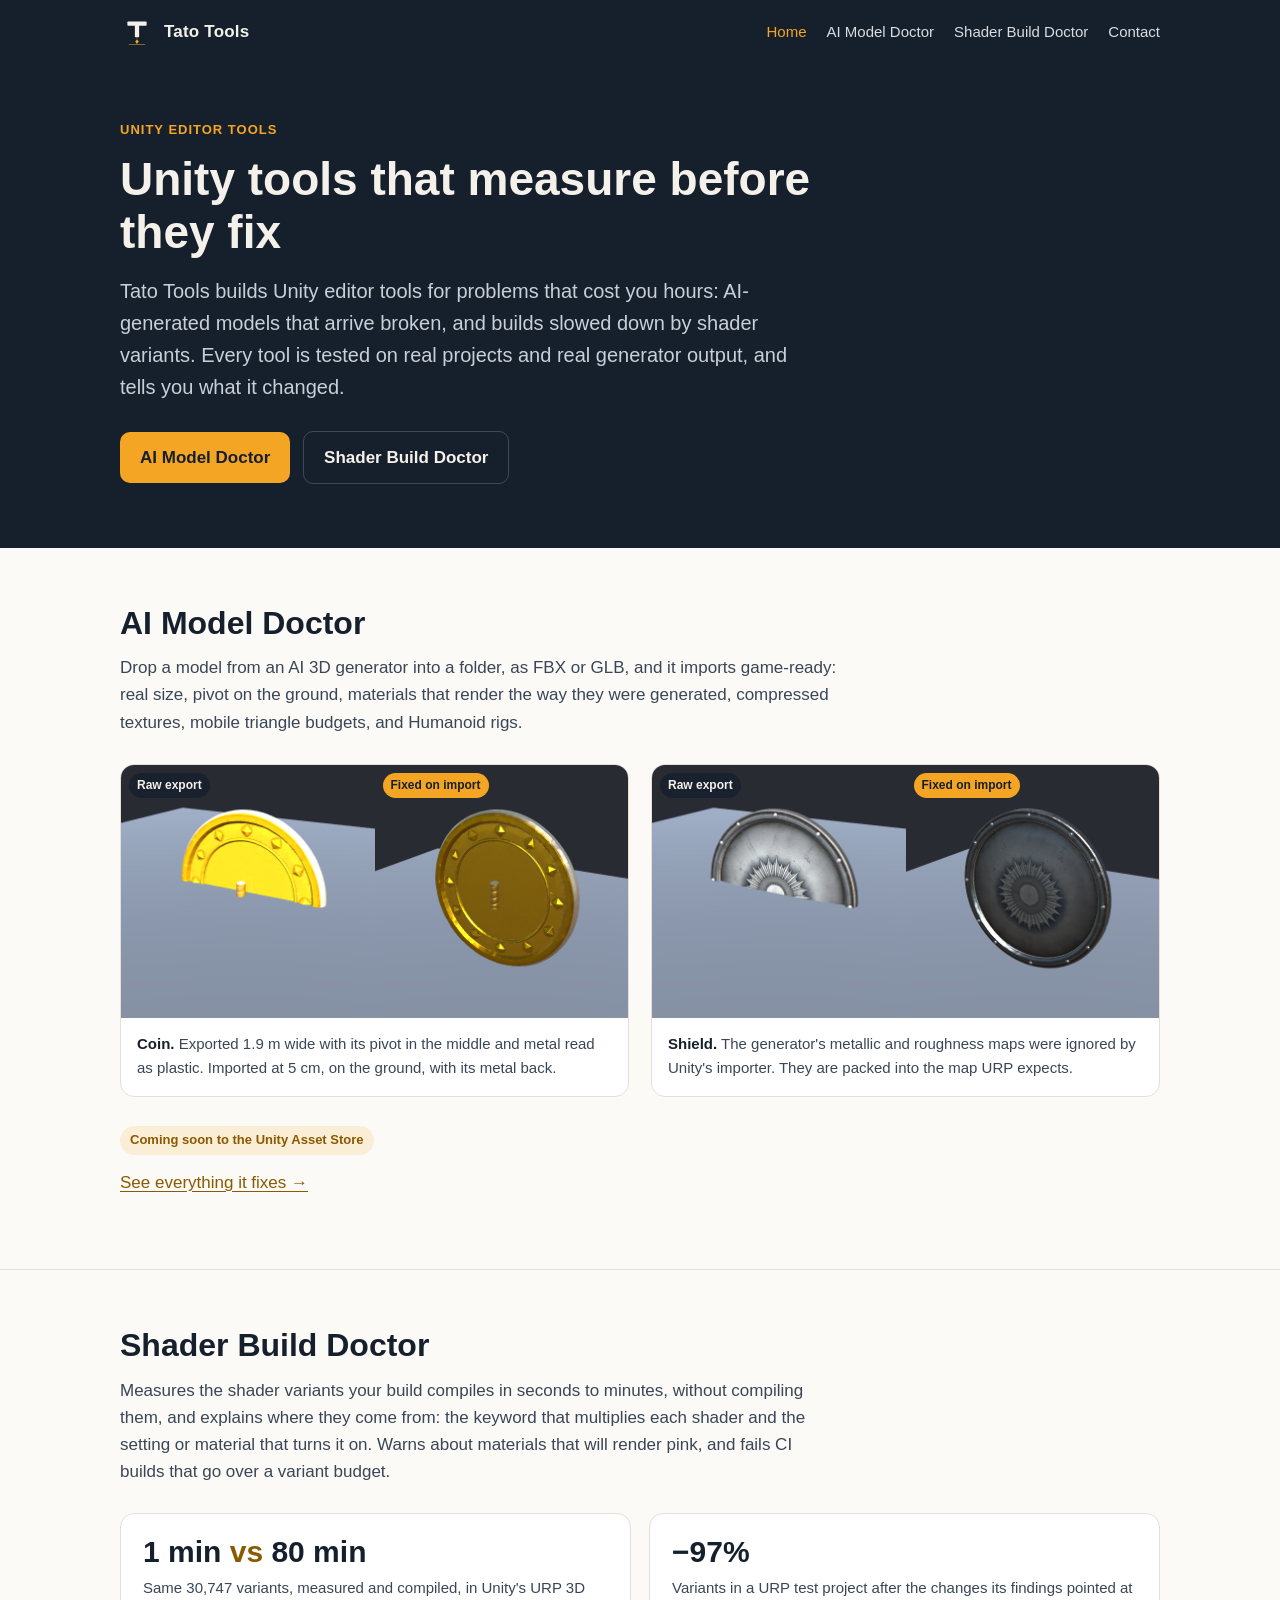
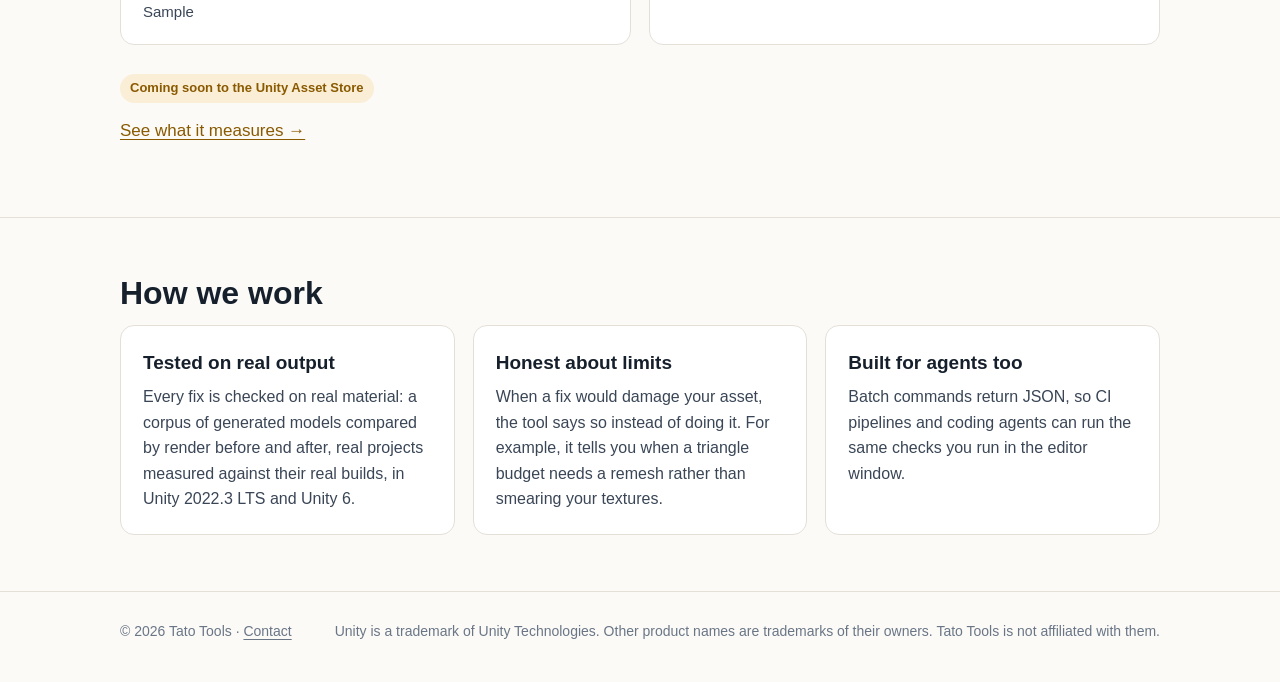
<file: index.html>
<!doctype html>
<html lang="en">
<head>
  <meta charset="utf-8">
  <meta name="viewport" content="width=device-width, initial-scale=1">
  <title>Tato Tools — Unity editor tools</title>
  <meta name="description" content="Tato Tools builds Unity editor tools that measure before they fix. AI Model Doctor makes AI-generated 3D models game-ready on import; Shader Build Doctor measures and explains shader variants and build times.">
  <link rel="icon" href="assets/logo.svg" type="image/svg+xml">
  <link rel="apple-touch-icon" href="assets/apple-touch-icon.png">
  <link rel="stylesheet" href="style.css">
</head>
<body>
  <header class="site-header">
    <div class="wrap">
      <a class="brand" href="./"><img src="assets/logo.svg" alt="">Tato Tools</a>
      <nav class="nav" aria-label="Main">
        <a href="./" aria-current="page">Home</a>
        <a href="ai-model-doctor.html">AI Model Doctor</a>
        <a href="shader-build-doctor.html">Shader Build Doctor</a>
        <a href="contact.html">Contact</a>
      </nav>
    </div>
  </header>

  <div class="hero">
    <div class="wrap">
      <div class="eyebrow">Unity editor tools</div>
      <h1>Unity tools that measure before they fix</h1>
      <p>Tato Tools builds Unity editor tools for problems that cost you hours: AI-generated models that arrive broken, and builds slowed down by shader variants. Every tool is tested on real projects and real generator output, and tells you what it changed.</p>
      <a class="button" href="ai-model-doctor.html">AI Model Doctor</a>
      <a class="button secondary" href="shader-build-doctor.html">Shader Build Doctor</a>
    </div>
  </div>

  <main>
    <section>
      <div class="wrap">
        <h2>AI Model Doctor</h2>
        <p class="lead">Drop a model from an AI 3D generator into a folder, as FBX or GLB, and it imports game-ready: real size, pivot on the ground, materials that render the way they were generated, compressed textures, mobile triangle budgets, and Humanoid rigs.</p>
        <div class="pairs">
          <div class="pair">
            <div class="images">
              <figure><img src="assets/coin-raw.png" alt="Raw generator export of a gold coin: 1.9 m wide, flat yellow, half sunk into the ground" loading="lazy"><figcaption>Raw export</figcaption></figure>
              <figure class="after"><img src="assets/coin-fixed.png" alt="The same coin after AI Model Doctor: 5 cm, metallic gold, standing on the ground" loading="lazy"><figcaption>Fixed on import</figcaption></figure>
            </div>
            <div class="caption"><strong>Coin.</strong> Exported 1.9 m wide with its pivot in the middle and metal read as plastic. Imported at 5 cm, on the ground, with its metal back.</div>
          </div>
          <div class="pair">
            <div class="images">
              <figure><img src="assets/shield-raw.png" alt="Raw generator export of a metal shield, half sunk into the ground and flat grey" loading="lazy"><figcaption>Raw export</figcaption></figure>
              <figure class="after"><img src="assets/shield-fixed.png" alt="The same shield after AI Model Doctor, standing on the ground with metallic reflections" loading="lazy"><figcaption>Fixed on import</figcaption></figure>
            </div>
            <div class="caption"><strong>Shield.</strong> The generator's metallic and roughness maps were ignored by Unity's importer. They are packed into the map URP expects.</div>
          </div>
        </div>
        <p style="margin-top:28px"><span class="status">Coming soon to the Unity Asset Store</span><br><a href="ai-model-doctor.html">See everything it fixes →</a></p>
      </div>
    </section>

    <section>
      <div class="wrap">
        <h2>Shader Build Doctor</h2>
        <p class="lead">Measures the shader variants your build compiles in seconds to minutes, without compiling them, and explains where they come from: the keyword that multiplies each shader and the setting or material that turns it on. Warns about materials that will render pink, and fails CI builds that go over a variant budget.</p>
        <div class="stats">
          <div class="stat"><div class="figure">1 min <span>vs</span> 80 min</div><p>Same 30,747 variants, measured and compiled, in Unity's URP 3D Sample</p></div>
          <div class="stat"><div class="figure">−97%</div><p>Variants in a URP test project after the changes its findings pointed at</p></div>
        </div>
        <p style="margin-top:28px"><span class="status">Coming soon to the Unity Asset Store</span><br><a href="shader-build-doctor.html">See what it measures →</a></p>
      </div>
    </section>

    <section>
      <div class="wrap">
        <h2>How we work</h2>
        <div class="grid">
          <div class="card"><h3>Tested on real output</h3><p>Every fix is checked on real material: a corpus of generated models compared by render before and after, real projects measured against their real builds, in Unity 2022.3 LTS and Unity 6.</p></div>
          <div class="card"><h3>Honest about limits</h3><p>When a fix would damage your asset, the tool says so instead of doing it. For example, it tells you when a triangle budget needs a remesh rather than smearing your textures.</p></div>
          <div class="card"><h3>Built for agents too</h3><p>Batch commands return JSON, so CI pipelines and coding agents can run the same checks you run in the editor window.</p></div>
        </div>
      </div>
    </section>
  </main>

  <footer class="site-footer">
    <div class="wrap">
      <span>© 2026 Tato Tools · <a href="contact.html">Contact</a></span>
      <span>Unity is a trademark of Unity Technologies. Other product names are trademarks of their owners. Tato Tools is not affiliated with them.</span>
    </div>
  </footer>
</body>
</html>
</file>
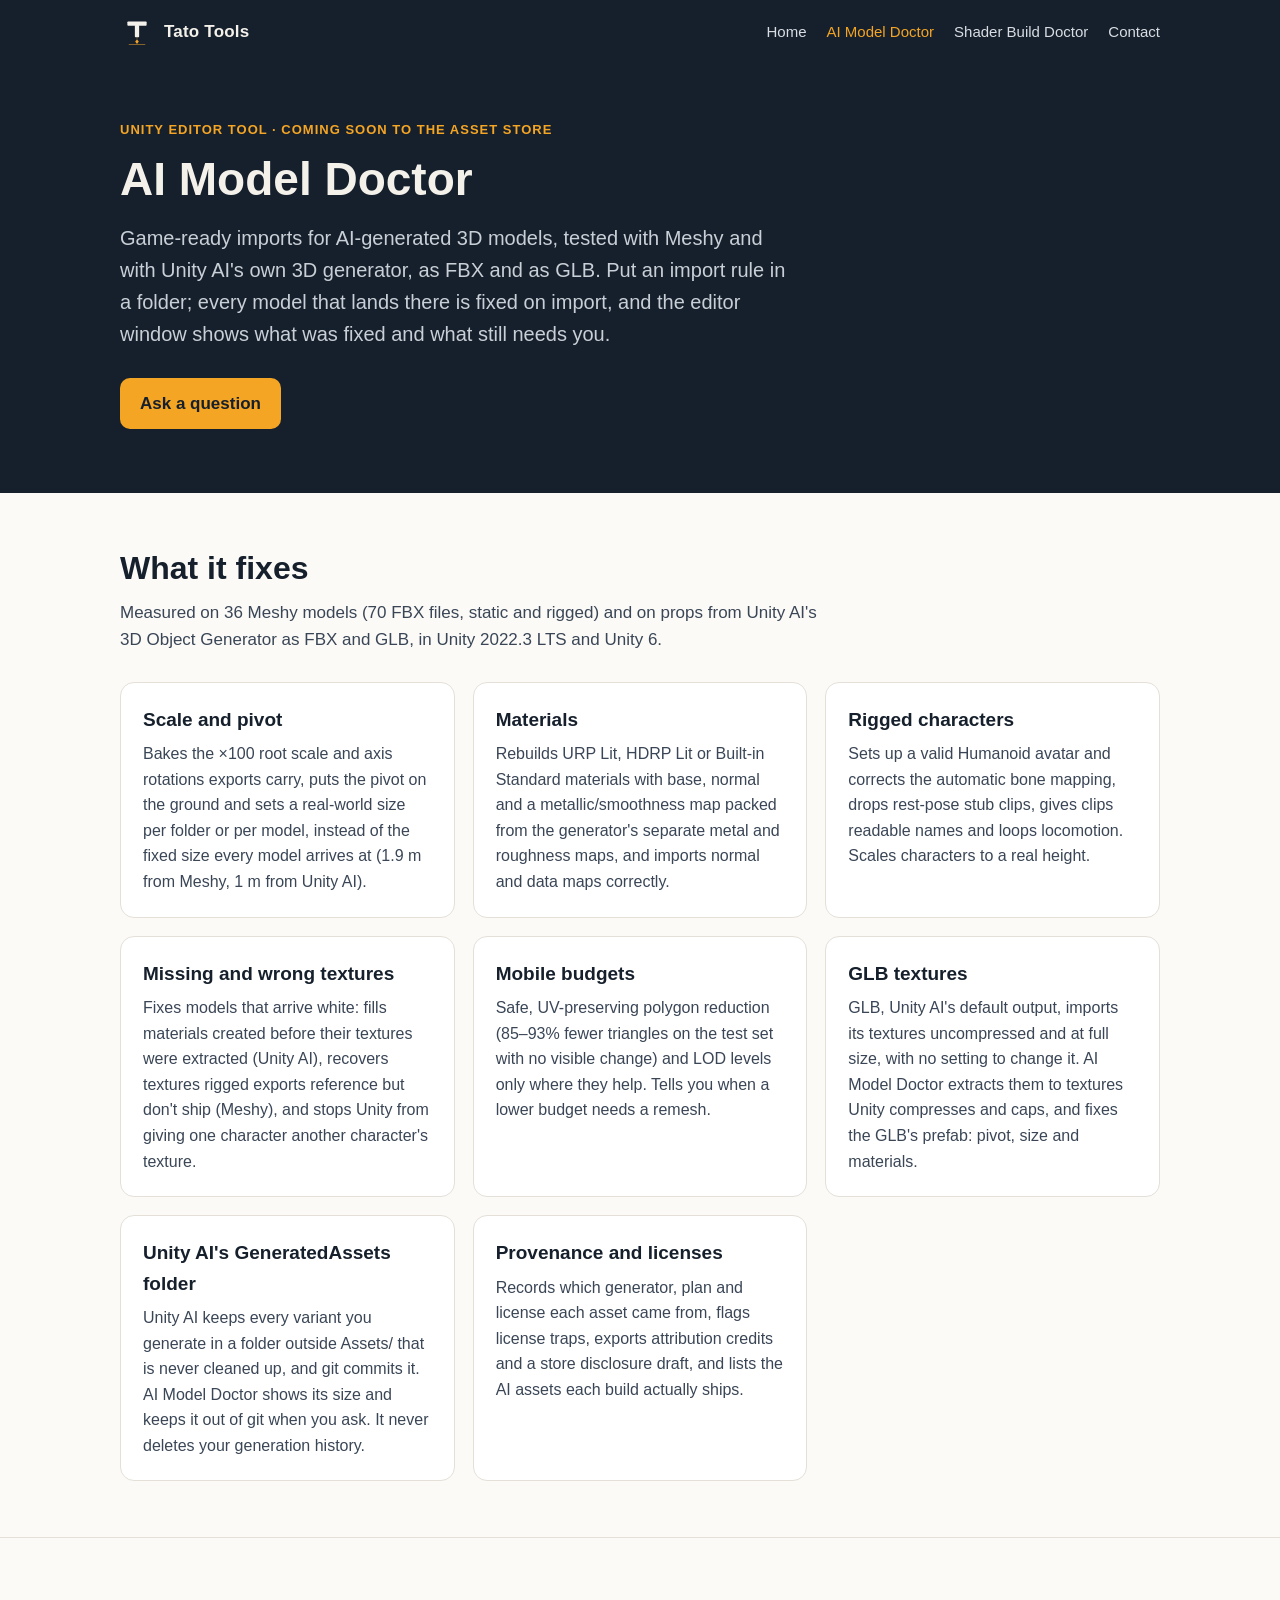
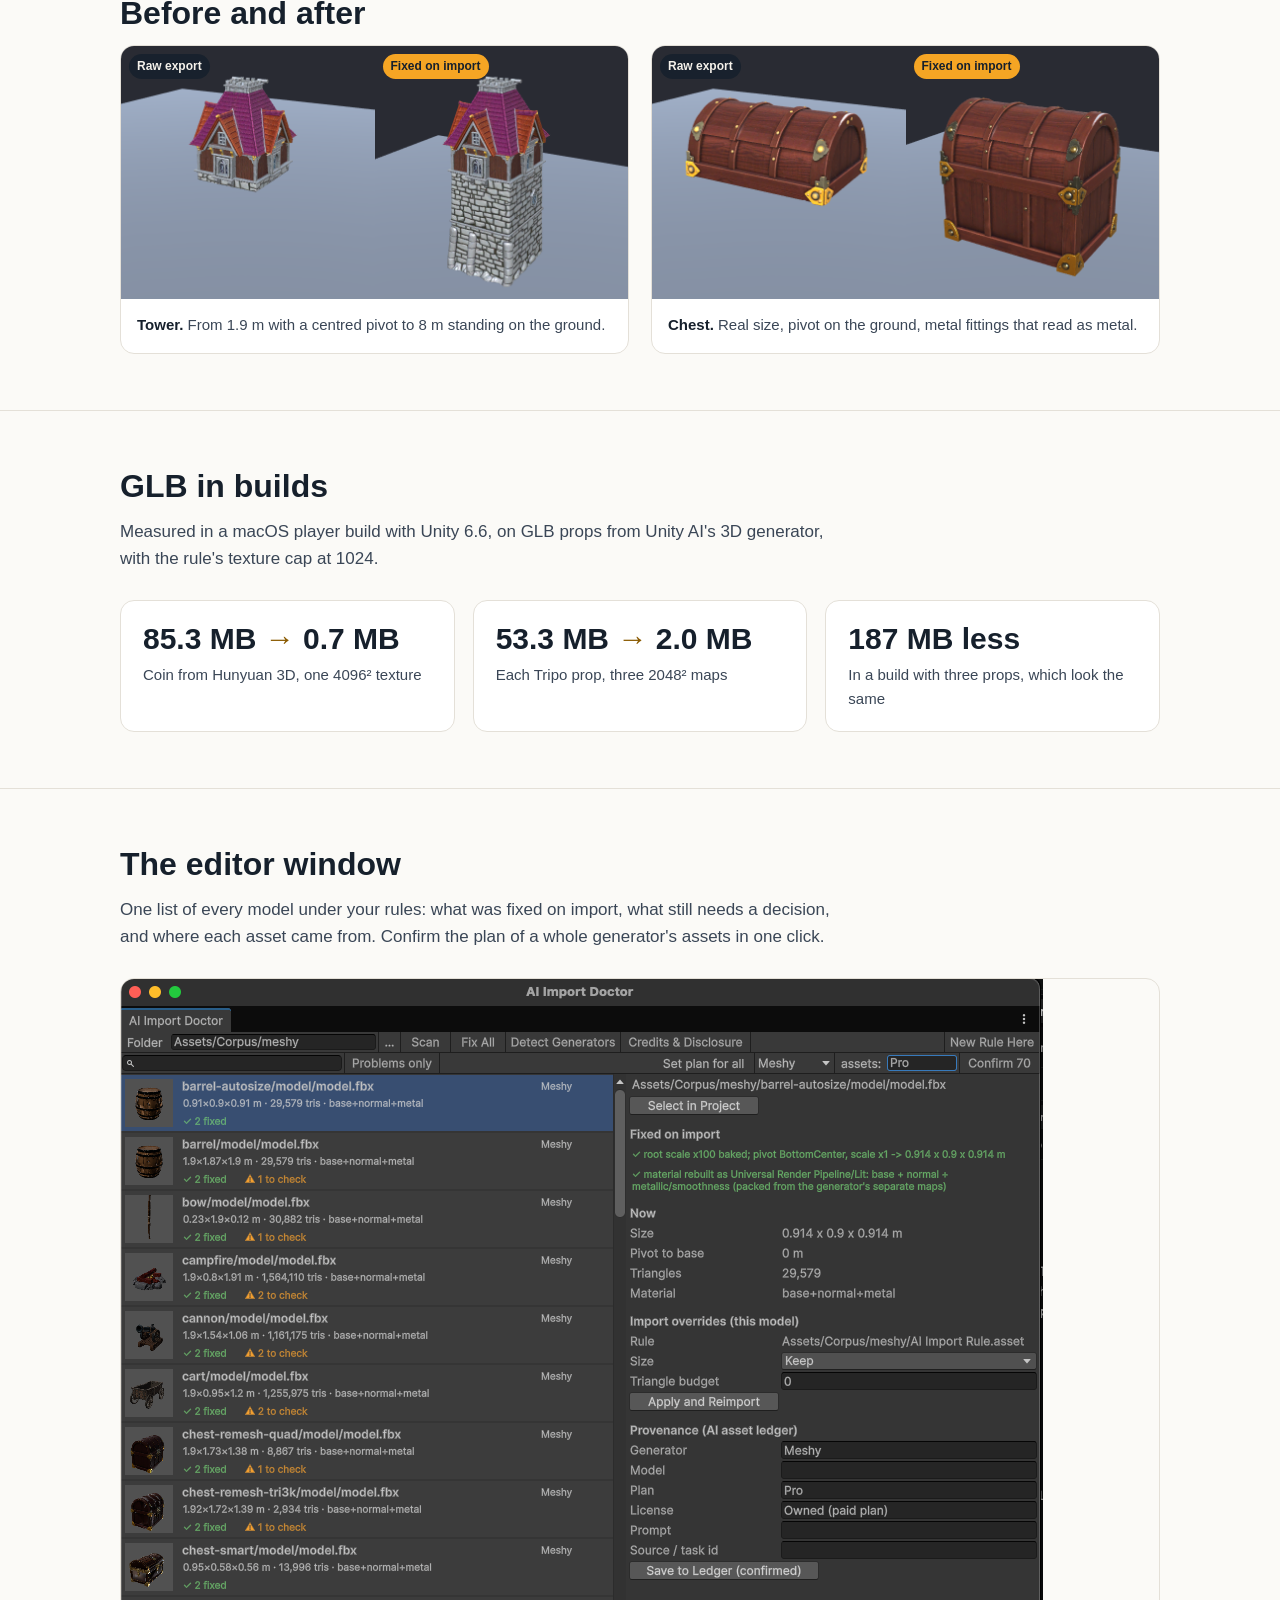
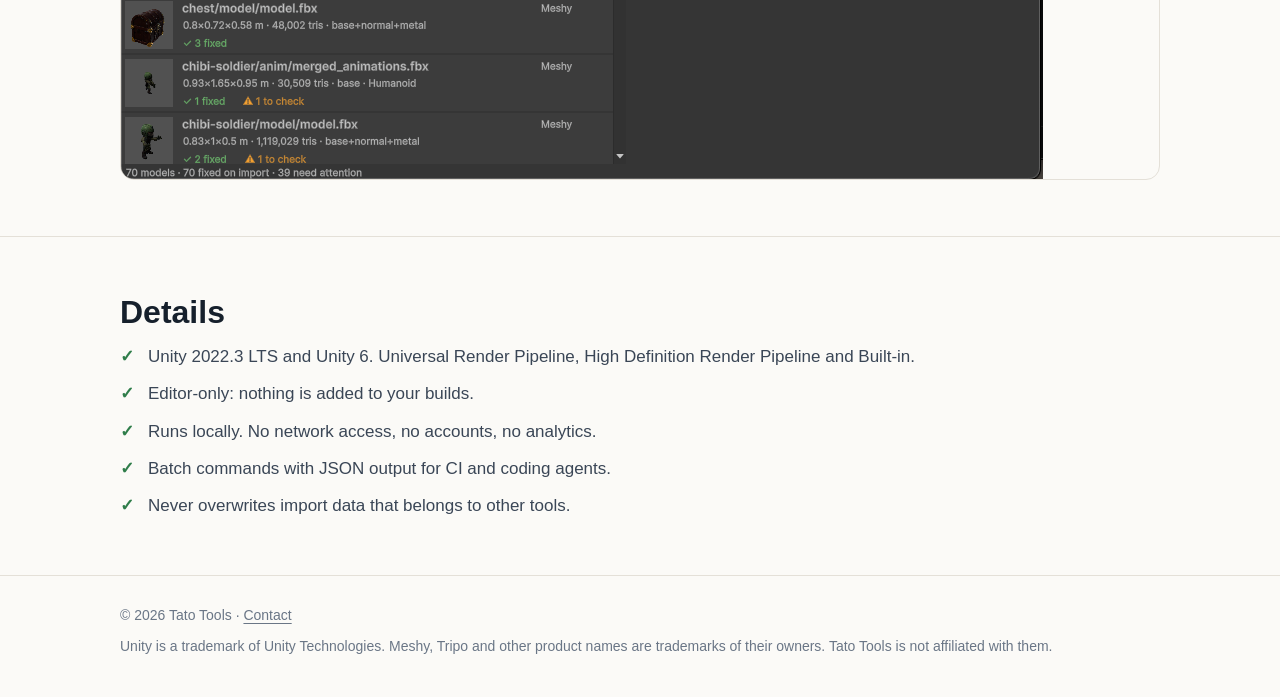
<file: ai-model-doctor.html>
<!doctype html>
<html lang="en">
<head>
  <meta charset="utf-8">
  <meta name="viewport" content="width=device-width, initial-scale=1">
  <title>AI Model Doctor — Tato Tools</title>
  <meta name="description" content="Unity editor tool that makes AI-generated 3D models game-ready on import, as FBX and GLB: scale, pivot, URP materials, compressed GLB textures, mobile budgets with LODs, Humanoid rigs and a license ledger.">
  <link rel="icon" href="assets/logo.svg" type="image/svg+xml">
  <link rel="apple-touch-icon" href="assets/apple-touch-icon.png">
  <link rel="stylesheet" href="style.css">
</head>
<body>
  <header class="site-header">
    <div class="wrap">
      <a class="brand" href="./"><img src="assets/logo.svg" alt="">Tato Tools</a>
      <nav class="nav" aria-label="Main">
        <a href="./">Home</a>
        <a href="ai-model-doctor.html" aria-current="page">AI Model Doctor</a>
        <a href="shader-build-doctor.html">Shader Build Doctor</a>
        <a href="contact.html">Contact</a>
      </nav>
    </div>
  </header>

  <div class="hero">
    <div class="wrap">
      <div class="eyebrow">Unity editor tool · Coming soon to the Asset Store</div>
      <h1>AI Model Doctor</h1>
      <p>Game-ready imports for AI-generated 3D models, tested with Meshy and with Unity AI's own 3D generator, as FBX and as GLB. Put an import rule in a folder; every model that lands there is fixed on import, and the editor window shows what was fixed and what still needs you.</p>
      <a class="button" href="contact.html">Ask a question</a>
    </div>
  </div>

  <main>
    <section>
      <div class="wrap">
        <h2>What it fixes</h2>
        <p class="lead">Measured on 36 Meshy models (70 FBX files, static and rigged) and on props from Unity AI's 3D Object Generator as FBX and GLB, in Unity 2022.3 LTS and Unity 6.</p>
        <div class="grid">
          <div class="card"><h3>Scale and pivot</h3><p>Bakes the ×100 root scale and axis rotations exports carry, puts the pivot on the ground and sets a real-world size per folder or per model, instead of the fixed size every model arrives at (1.9 m from Meshy, 1 m from Unity AI).</p></div>
          <div class="card"><h3>Materials</h3><p>Rebuilds URP Lit, HDRP Lit or Built-in Standard materials with base, normal and a metallic/smoothness map packed from the generator's separate metal and roughness maps, and imports normal and data maps correctly.</p></div>
          <div class="card"><h3>Rigged characters</h3><p>Sets up a valid Humanoid avatar and corrects the automatic bone mapping, drops rest-pose stub clips, gives clips readable names and loops locomotion. Scales characters to a real height.</p></div>
          <div class="card"><h3>Missing and wrong textures</h3><p>Fixes models that arrive white: fills materials created before their textures were extracted (Unity AI), recovers textures rigged exports reference but don't ship (Meshy), and stops Unity from giving one character another character's texture.</p></div>
          <div class="card"><h3>Mobile budgets</h3><p>Safe, UV-preserving polygon reduction (85–93% fewer triangles on the test set with no visible change) and LOD levels only where they help. Tells you when a lower budget needs a remesh.</p></div>
          <div class="card"><h3>GLB textures</h3><p>GLB, Unity AI's default output, imports its textures uncompressed and at full size, with no setting to change it. AI Model Doctor extracts them to textures Unity compresses and caps, and fixes the GLB's prefab: pivot, size and materials.</p></div>
          <div class="card"><h3>Unity AI's GeneratedAssets folder</h3><p>Unity AI keeps every variant you generate in a folder outside Assets/ that is never cleaned up, and git commits it. AI Model Doctor shows its size and keeps it out of git when you ask. It never deletes your generation history.</p></div>
          <div class="card"><h3>Provenance and licenses</h3><p>Records which generator, plan and license each asset came from, flags license traps, exports attribution credits and a store disclosure draft, and lists the AI assets each build actually ships.</p></div>
        </div>
      </div>
    </section>

    <section>
      <div class="wrap">
        <h2>Before and after</h2>
        <div class="pairs">
          <div class="pair">
            <div class="images">
              <figure><img src="assets/tower-raw.png" alt="Raw tower export, half sunk into the ground" loading="lazy"><figcaption>Raw export</figcaption></figure>
              <figure class="after"><img src="assets/tower-fixed.png" alt="Tower after AI Model Doctor, 8 m tall on the ground" loading="lazy"><figcaption>Fixed on import</figcaption></figure>
            </div>
            <div class="caption"><strong>Tower.</strong> From 1.9 m with a centred pivot to 8 m standing on the ground.</div>
          </div>
          <div class="pair">
            <div class="images">
              <figure><img src="assets/chest-raw.png" alt="Raw chest export, half sunk into the ground" loading="lazy"><figcaption>Raw export</figcaption></figure>
              <figure class="after"><img src="assets/chest-fixed.png" alt="Chest after AI Model Doctor, on the ground with metal fittings" loading="lazy"><figcaption>Fixed on import</figcaption></figure>
            </div>
            <div class="caption"><strong>Chest.</strong> Real size, pivot on the ground, metal fittings that read as metal.</div>
          </div>
        </div>
      </div>
    </section>

    <section>
      <div class="wrap">
        <h2>GLB in builds</h2>
        <p class="lead">Measured in a macOS player build with Unity 6.6, on GLB props from Unity AI's 3D generator, with the rule's texture cap at 1024.</p>
        <div class="stats">
          <div class="stat"><div class="figure">85.3 MB <span>→</span> 0.7 MB</div><p>Coin from Hunyuan 3D, one 4096² texture</p></div>
          <div class="stat"><div class="figure">53.3 MB <span>→</span> 2.0 MB</div><p>Each Tripo prop, three 2048² maps</p></div>
          <div class="stat"><div class="figure">187 MB less</div><p>In a build with three props, which look the same</p></div>
        </div>
      </div>
    </section>

    <section>
      <div class="wrap">
        <h2>The editor window</h2>
        <p class="lead">One list of every model under your rules: what was fixed on import, what still needs a decision, and where each asset came from. Confirm the plan of a whole generator's assets in one click.</p>
        <div class="shot"><img src="assets/window.png" alt="AI Model Doctor editor window listing models with thumbnails, fixed and to-check counts, and a detail panel" loading="lazy"></div>
      </div>
    </section>

    <section>
      <div class="wrap">
        <h2>Details</h2>
        <ul class="checklist">
          <li>Unity 2022.3 LTS and Unity 6. Universal Render Pipeline, High Definition Render Pipeline and Built-in.</li>
          <li>Editor-only: nothing is added to your builds.</li>
          <li>Runs locally. No network access, no accounts, no analytics.</li>
          <li>Batch commands with JSON output for CI and coding agents.</li>
          <li>Never overwrites import data that belongs to other tools.</li>
        </ul>
      </div>
    </section>
  </main>

  <footer class="site-footer">
    <div class="wrap">
      <span>© 2026 Tato Tools · <a href="contact.html">Contact</a></span>
      <span>Unity is a trademark of Unity Technologies. Meshy, Tripo and other product names are trademarks of their owners. Tato Tools is not affiliated with them.</span>
    </div>
  </footer>
</body>
</html>
</file>
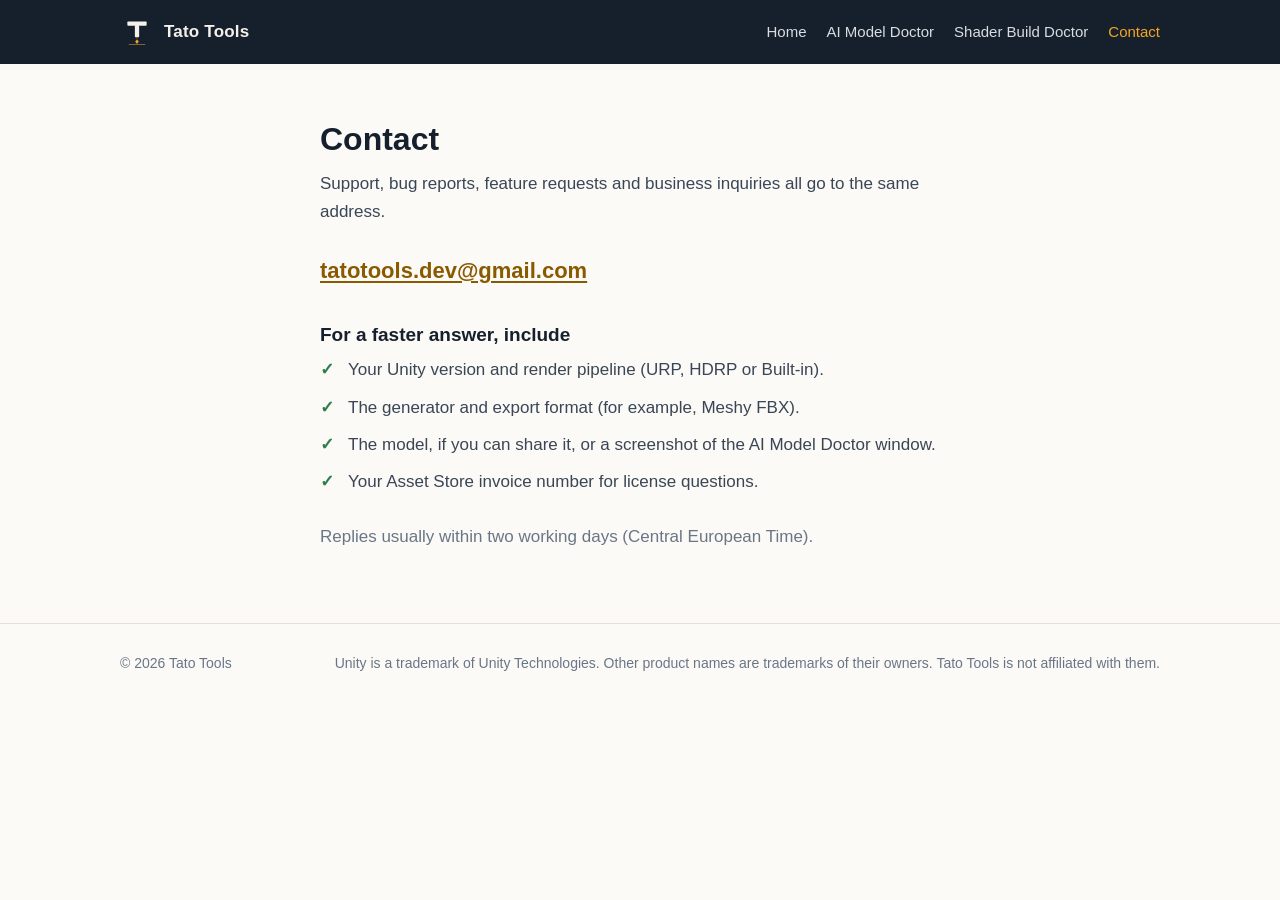
<file: contact.html>
<!doctype html>
<html lang="en">
<head>
  <meta charset="utf-8">
  <meta name="viewport" content="width=device-width, initial-scale=1">
  <title>Contact — Tato Tools</title>
  <meta name="description" content="Support and business contact for Tato Tools.">
  <link rel="icon" href="assets/logo.svg" type="image/svg+xml">
  <link rel="apple-touch-icon" href="assets/apple-touch-icon.png">
  <link rel="stylesheet" href="style.css">
</head>
<body>
  <header class="site-header">
    <div class="wrap">
      <a class="brand" href="./"><img src="assets/logo.svg" alt="">Tato Tools</a>
      <nav class="nav" aria-label="Main">
        <a href="./">Home</a>
        <a href="ai-model-doctor.html">AI Model Doctor</a>
        <a href="shader-build-doctor.html">Shader Build Doctor</a>
        <a href="contact.html" aria-current="page">Contact</a>
      </nav>
    </div>
  </header>

  <main>
    <section>
      <div class="wrap contact-box">
        <h2>Contact</h2>
        <p class="lead">Support, bug reports, feature requests and business inquiries all go to the same address.</p>
        <p class="email"><a href="mailto:tatotools.dev@gmail.com">tatotools.dev@gmail.com</a></p>
        <h3 style="margin-top:32px">For a faster answer, include</h3>
        <ul class="checklist">
          <li>Your Unity version and render pipeline (URP, HDRP or Built-in).</li>
          <li>The generator and export format (for example, Meshy FBX).</li>
          <li>The model, if you can share it, or a screenshot of the AI Model Doctor window.</li>
          <li>Your Asset Store invoice number for license questions.</li>
        </ul>
        <p style="margin-top:28px;color:var(--muted)">Replies usually within two working days (Central European Time).</p>
      </div>
    </section>
  </main>

  <footer class="site-footer">
    <div class="wrap">
      <span>© 2026 Tato Tools</span>
      <span>Unity is a trademark of Unity Technologies. Other product names are trademarks of their owners. Tato Tools is not affiliated with them.</span>
    </div>
  </footer>
</body>
</html>
</file>
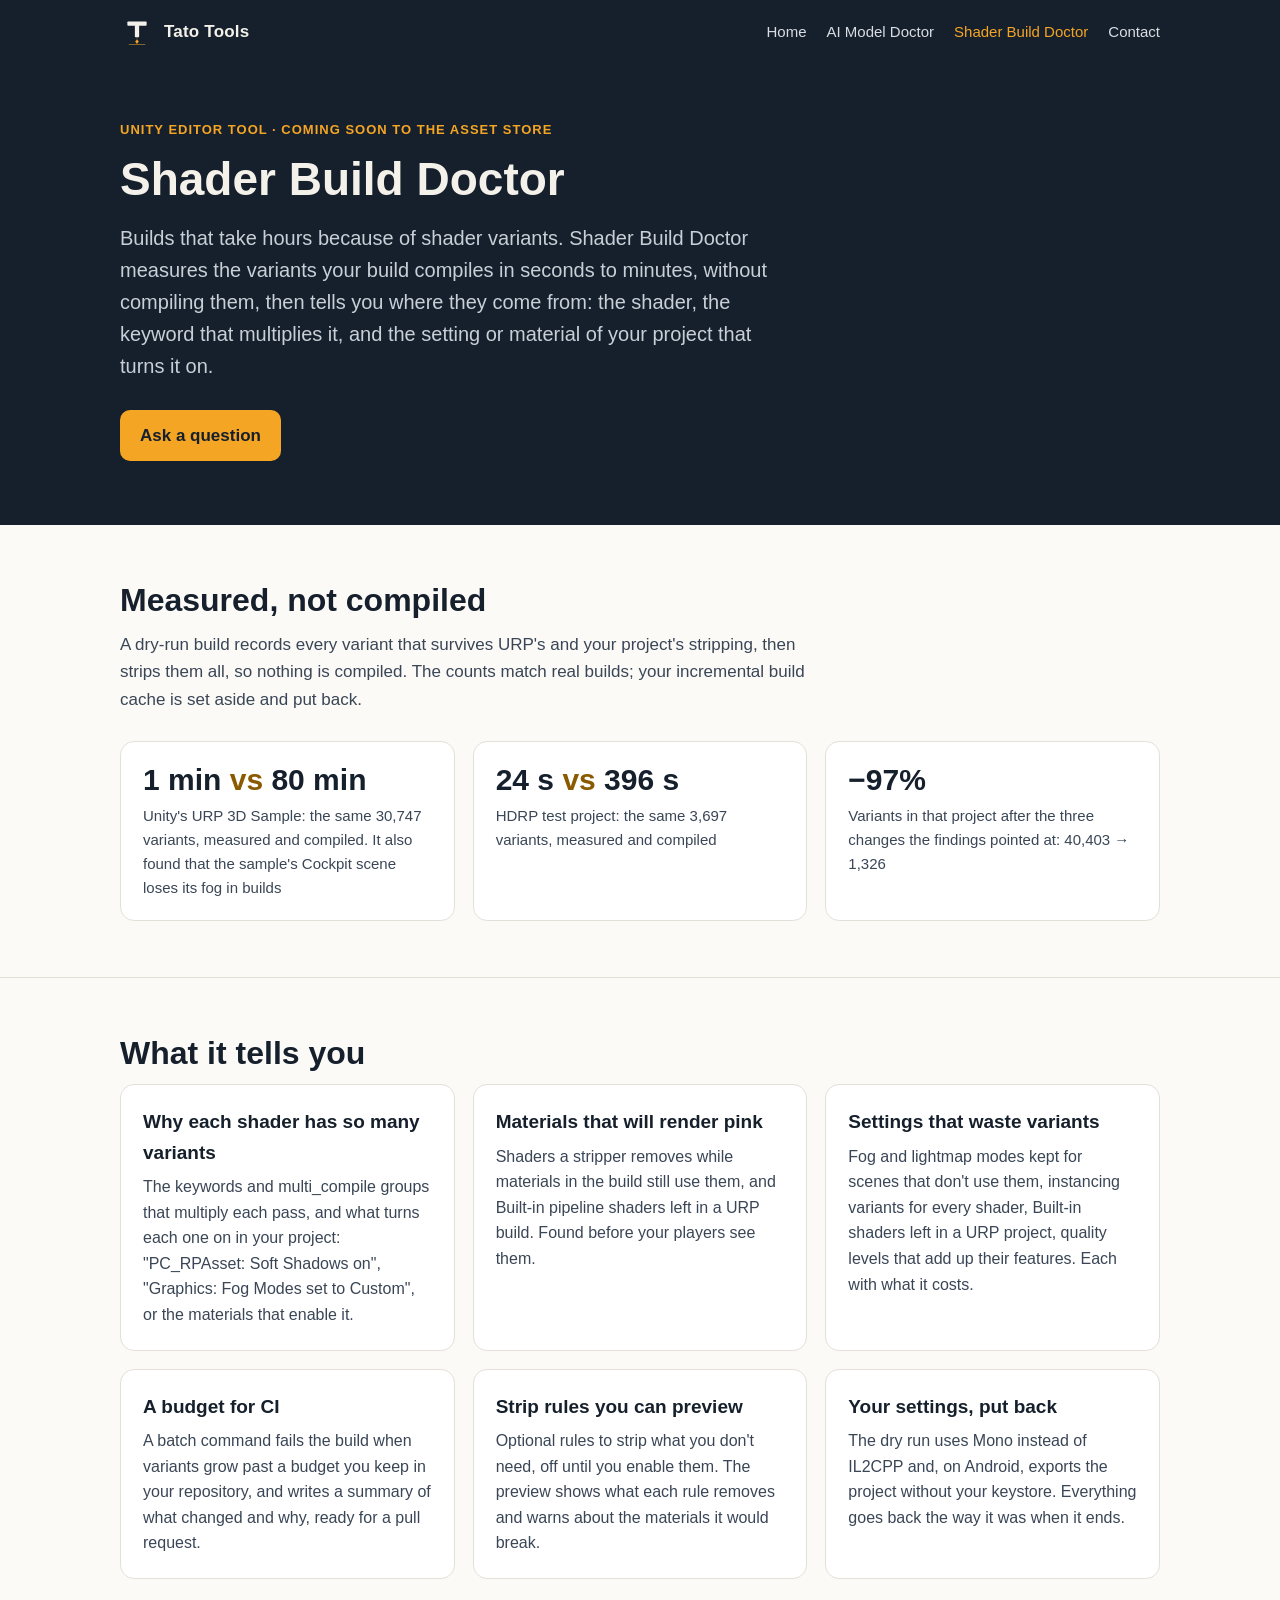
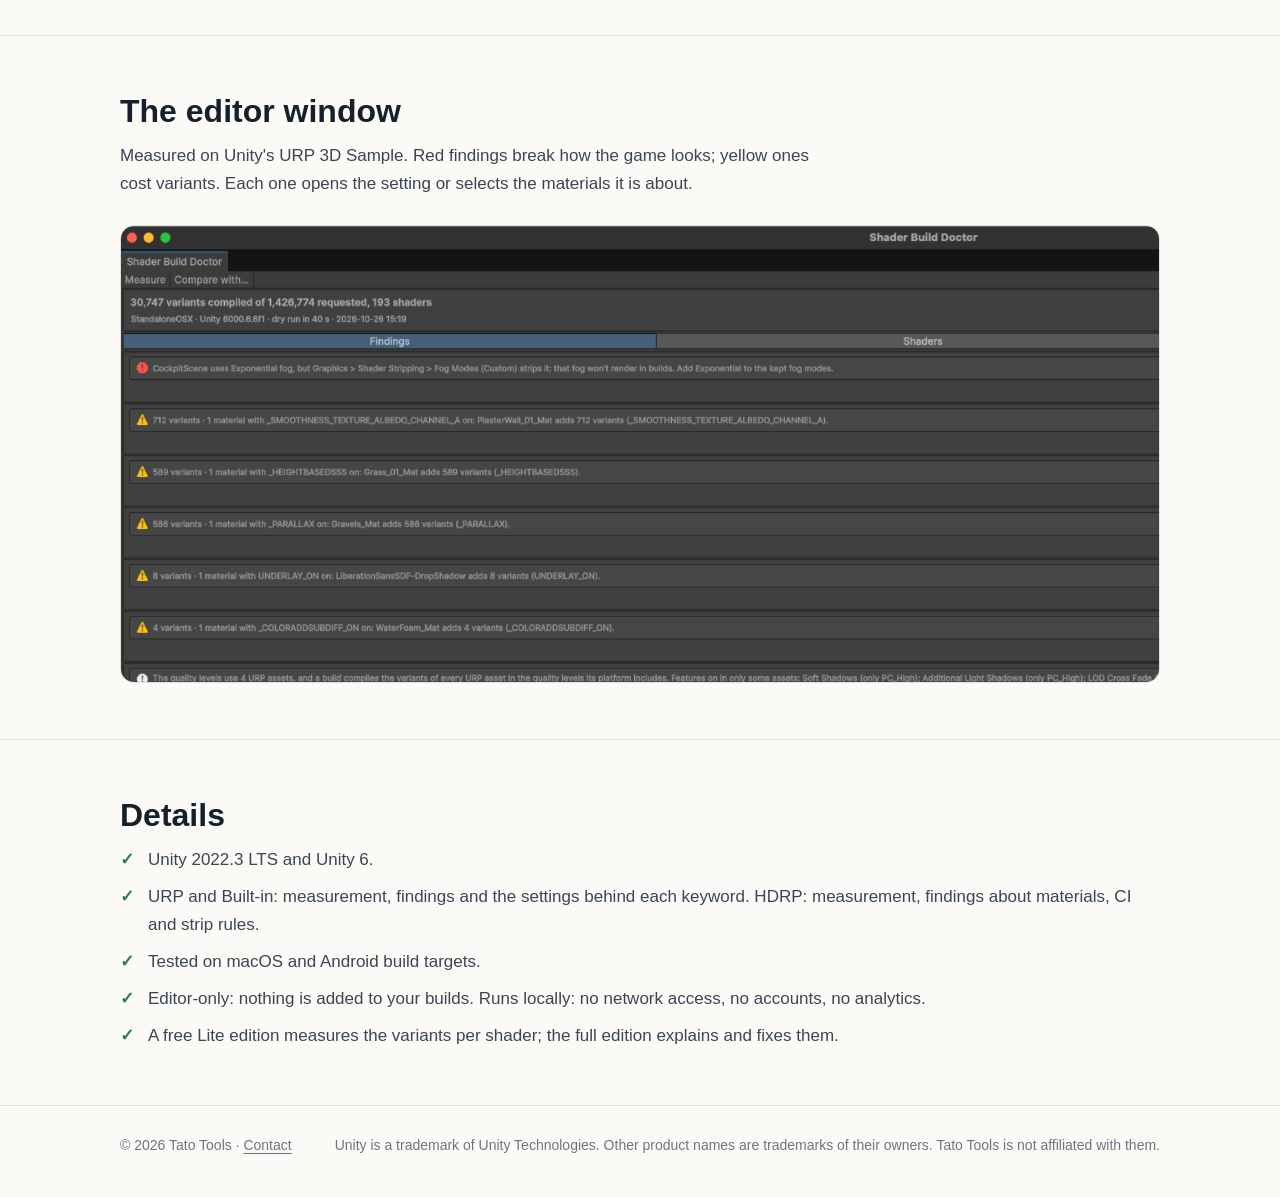
<file: shader-build-doctor.html>
<!doctype html>
<html lang="en">
<head>
  <meta charset="utf-8">
  <meta name="viewport" content="width=device-width, initial-scale=1">
  <title>Shader Build Doctor — Tato Tools</title>
  <meta name="description" content="Unity editor tool that measures the shader variants your build compiles in seconds instead of hours, explains which keyword and setting multiplies them, warns about materials that will render pink, and fails CI builds over a variant budget.">
  <link rel="icon" href="assets/logo.svg" type="image/svg+xml">
  <link rel="apple-touch-icon" href="assets/apple-touch-icon.png">
  <link rel="stylesheet" href="style.css">
</head>
<body>
  <header class="site-header">
    <div class="wrap">
      <a class="brand" href="./"><img src="assets/logo.svg" alt="">Tato Tools</a>
      <nav class="nav" aria-label="Main">
        <a href="./">Home</a>
        <a href="ai-model-doctor.html">AI Model Doctor</a>
        <a href="shader-build-doctor.html" aria-current="page">Shader Build Doctor</a>
        <a href="contact.html">Contact</a>
      </nav>
    </div>
  </header>

  <div class="hero">
    <div class="wrap">
      <div class="eyebrow">Unity editor tool · Coming soon to the Asset Store</div>
      <h1>Shader Build Doctor</h1>
      <p>Builds that take hours because of shader variants. Shader Build Doctor measures the variants your build compiles in seconds to minutes, without compiling them, then tells you where they come from: the shader, the keyword that multiplies it, and the setting or material of your project that turns it on.</p>
      <a class="button" href="contact.html">Ask a question</a>
    </div>
  </div>

  <main>
    <section>
      <div class="wrap">
        <h2>Measured, not compiled</h2>
        <p class="lead">A dry-run build records every variant that survives URP's and your project's stripping, then strips them all, so nothing is compiled. The counts match real builds; your incremental build cache is set aside and put back.</p>
        <div class="stats">
          <div class="stat"><div class="figure">1 min <span>vs</span> 80 min</div><p>Unity's URP 3D Sample: the same 30,747 variants, measured and compiled. It also found that the sample's Cockpit scene loses its fog in builds</p></div>
          <div class="stat"><div class="figure">24 s <span>vs</span> 396 s</div><p>HDRP test project: the same 3,697 variants, measured and compiled</p></div>
          <div class="stat"><div class="figure">−97%</div><p>Variants in that project after the three changes the findings pointed at: 40,403 → 1,326</p></div>
        </div>
      </div>
    </section>

    <section>
      <div class="wrap">
        <h2>What it tells you</h2>
        <div class="grid">
          <div class="card"><h3>Why each shader has so many variants</h3><p>The keywords and multi_compile groups that multiply each pass, and what turns each one on in your project: "PC_RPAsset: Soft Shadows on", "Graphics: Fog Modes set to Custom", or the materials that enable it.</p></div>
          <div class="card"><h3>Materials that will render pink</h3><p>Shaders a stripper removes while materials in the build still use them, and Built-in pipeline shaders left in a URP build. Found before your players see them.</p></div>
          <div class="card"><h3>Settings that waste variants</h3><p>Fog and lightmap modes kept for scenes that don't use them, instancing variants for every shader, Built-in shaders left in a URP project, quality levels that add up their features. Each with what it costs.</p></div>
          <div class="card"><h3>A budget for CI</h3><p>A batch command fails the build when variants grow past a budget you keep in your repository, and writes a summary of what changed and why, ready for a pull request.</p></div>
          <div class="card"><h3>Strip rules you can preview</h3><p>Optional rules to strip what you don't need, off until you enable them. The preview shows what each rule removes and warns about the materials it would break.</p></div>
          <div class="card"><h3>Your settings, put back</h3><p>The dry run uses Mono instead of IL2CPP and, on Android, exports the project without your keystore. Everything goes back the way it was when it ends.</p></div>
        </div>
      </div>
    </section>

    <section>
      <div class="wrap">
        <h2>The editor window</h2>
        <p class="lead">Measured on Unity's URP 3D Sample. Red findings break how the game looks; yellow ones cost variants. Each one opens the setting or selects the materials it is about.</p>
        <div class="shot"><img src="assets/sbd-window.png" alt="Shader Build Doctor window on Unity's URP 3D Sample: 30,747 variants compiled of 1,426,774 requested, a red finding about the Cockpit scene's fog and yellow findings about materials" loading="lazy"></div>
      </div>
    </section>

    <section>
      <div class="wrap">
        <h2>Details</h2>
        <ul class="checklist">
          <li>Unity 2022.3 LTS and Unity 6.</li>
          <li>URP and Built-in: measurement, findings and the settings behind each keyword. HDRP: measurement, findings about materials, CI and strip rules.</li>
          <li>Tested on macOS and Android build targets.</li>
          <li>Editor-only: nothing is added to your builds. Runs locally: no network access, no accounts, no analytics.</li>
          <li>A free Lite edition measures the variants per shader; the full edition explains and fixes them.</li>
        </ul>
      </div>
    </section>
  </main>

  <footer class="site-footer">
    <div class="wrap">
      <span>© 2026 Tato Tools · <a href="contact.html">Contact</a></span>
      <span>Unity is a trademark of Unity Technologies. Other product names are trademarks of their owners. Tato Tools is not affiliated with them.</span>
    </div>
  </footer>
</body>
</html>
</file>
<file: style.css>
:root {
  --ink: #16202c;
  --ink-soft: #3a4656;
  --muted: #6a7686;
  --paper: #fbfaf7;
  --card: #ffffff;
  --line: #e4e0d8;
  --amber: #f5a524;
  --amber-ink: #8a5a00;
  --cream: #f4f1ea;
  --ok: #2f7d4a;
  --radius: 14px;
  --max: 1080px;
}

@media (prefers-color-scheme: dark) {
  :root {
    --ink: #eef0f3;
    --ink-soft: #c3cad3;
    --muted: #8f99a6;
    --paper: #10171f;
    --card: #16202c;
    --line: #26323f;
    --amber-ink: #f5a524;
    --ok: #6cc28a;
  }
}

* { box-sizing: border-box; }

html { -webkit-text-size-adjust: 100%; }

body {
  margin: 0;
  background: var(--paper);
  color: var(--ink);
  font: 17px/1.6 -apple-system, BlinkMacSystemFont, "Segoe UI", Inter, Roboto, "Helvetica Neue", Arial, sans-serif;
}

a { color: var(--amber-ink); text-underline-offset: 3px; }

img { max-width: 100%; height: auto; display: block; }

.wrap { max-width: var(--max); margin: 0 auto; padding: 0 20px; }

/* Header */
.site-header { background: #16202c; color: var(--cream); }
.site-header .wrap { display: flex; align-items: center; justify-content: space-between; gap: 16px; min-height: 64px; flex-wrap: wrap; }
.brand { display: flex; align-items: center; gap: 10px; color: var(--cream); text-decoration: none; font-weight: 700; letter-spacing: 0.2px; }
.brand img { width: 34px; height: 34px; border-radius: 8px; }
.nav { display: flex; gap: 20px; flex-wrap: wrap; }
.nav a { color: #d9dde3; text-decoration: none; font-size: 15px; }
.nav a:hover, .nav a[aria-current="page"] { color: var(--amber); }

/* Hero */
.hero { background: #16202c; color: var(--cream); padding: 56px 0 64px; }
.hero h1 { font-size: clamp(30px, 5vw, 46px); line-height: 1.15; margin: 0 0 16px; max-width: 760px; }
.hero p { color: #c9cfd7; font-size: clamp(17px, 2.2vw, 20px); max-width: 680px; margin: 0 0 28px; }
.eyebrow { color: var(--amber); font-weight: 600; letter-spacing: 1px; text-transform: uppercase; font-size: 13px; margin-bottom: 12px; }

.button {
  display: inline-block; padding: 12px 20px; border-radius: 10px; font-weight: 600; text-decoration: none;
  background: var(--amber); color: #16202c;
}
.button.secondary { background: transparent; color: var(--cream); border: 1px solid #3b4a5b; margin-left: 8px; }

/* Sections */
section { padding: 56px 0; }
section + section { border-top: 1px solid var(--line); }
h2 { font-size: clamp(24px, 3.4vw, 32px); line-height: 1.2; margin: 0 0 12px; }
h3 { font-size: 19px; margin: 0 0 6px; }
.lead { color: var(--ink-soft); max-width: 720px; margin: 0 0 28px; }

.grid { display: grid; gap: 18px; grid-template-columns: repeat(auto-fit, minmax(260px, 1fr)); }
.card { background: var(--card); border: 1px solid var(--line); border-radius: var(--radius); padding: 22px; }
.card p { margin: 0; color: var(--ink-soft); font-size: 16px; }

/* Before / after */
.pairs { display: grid; gap: 22px; grid-template-columns: repeat(auto-fit, minmax(300px, 1fr)); }
.pair { background: var(--card); border: 1px solid var(--line); border-radius: var(--radius); overflow: hidden; }
.pair .images { display: grid; grid-template-columns: 1fr 1fr; }
.pair figure { margin: 0; position: relative; }
.pair figcaption { position: absolute; left: 8px; top: 8px; font-size: 12px; font-weight: 600; padding: 3px 8px; border-radius: 999px; background: rgba(22, 32, 44, 0.85); color: var(--cream); }
.pair figure.after figcaption { background: var(--amber); color: #16202c; }
.pair .caption { padding: 14px 16px 16px; font-size: 15px; color: var(--ink-soft); }
.pair .caption strong { color: var(--ink); }

/* Measured numbers */
.stats { display: grid; gap: 18px; grid-template-columns: repeat(auto-fit, minmax(220px, 1fr)); }
.stat { background: var(--card); border: 1px solid var(--line); border-radius: var(--radius); padding: 20px 22px; }
.stat .figure { font-size: clamp(24px, 3vw, 30px); font-weight: 700; line-height: 1.2; font-variant-numeric: tabular-nums; }
.stat .figure span { color: var(--amber-ink); }
.stat p { margin: 6px 0 0; color: var(--ink-soft); font-size: 15px; }

.shot { border-radius: var(--radius); border: 1px solid var(--line); overflow: hidden; }

.checklist { list-style: none; padding: 0; margin: 0; display: grid; gap: 10px; }
.checklist li { padding-left: 28px; position: relative; color: var(--ink-soft); }
.checklist li::before { content: "✓"; position: absolute; left: 0; top: 0; color: var(--ok); font-weight: 700; }

.status { display: inline-block; font-size: 13px; font-weight: 600; padding: 4px 10px; border-radius: 999px; background: rgba(245, 165, 36, 0.15); color: var(--amber-ink); margin-bottom: 14px; }

.contact-box { max-width: 680px; }
.contact-box .email { font-size: 22px; font-weight: 700; }

/* Footer */
.site-footer { border-top: 1px solid var(--line); padding: 28px 0 40px; color: var(--muted); font-size: 14px; }
.site-footer .wrap { display: flex; flex-wrap: wrap; gap: 8px 24px; justify-content: space-between; }
.site-footer a { color: var(--muted); }

@media (max-width: 560px) {
  .button.secondary { margin: 10px 0 0; }
  section { padding: 40px 0; }
}
</file>
